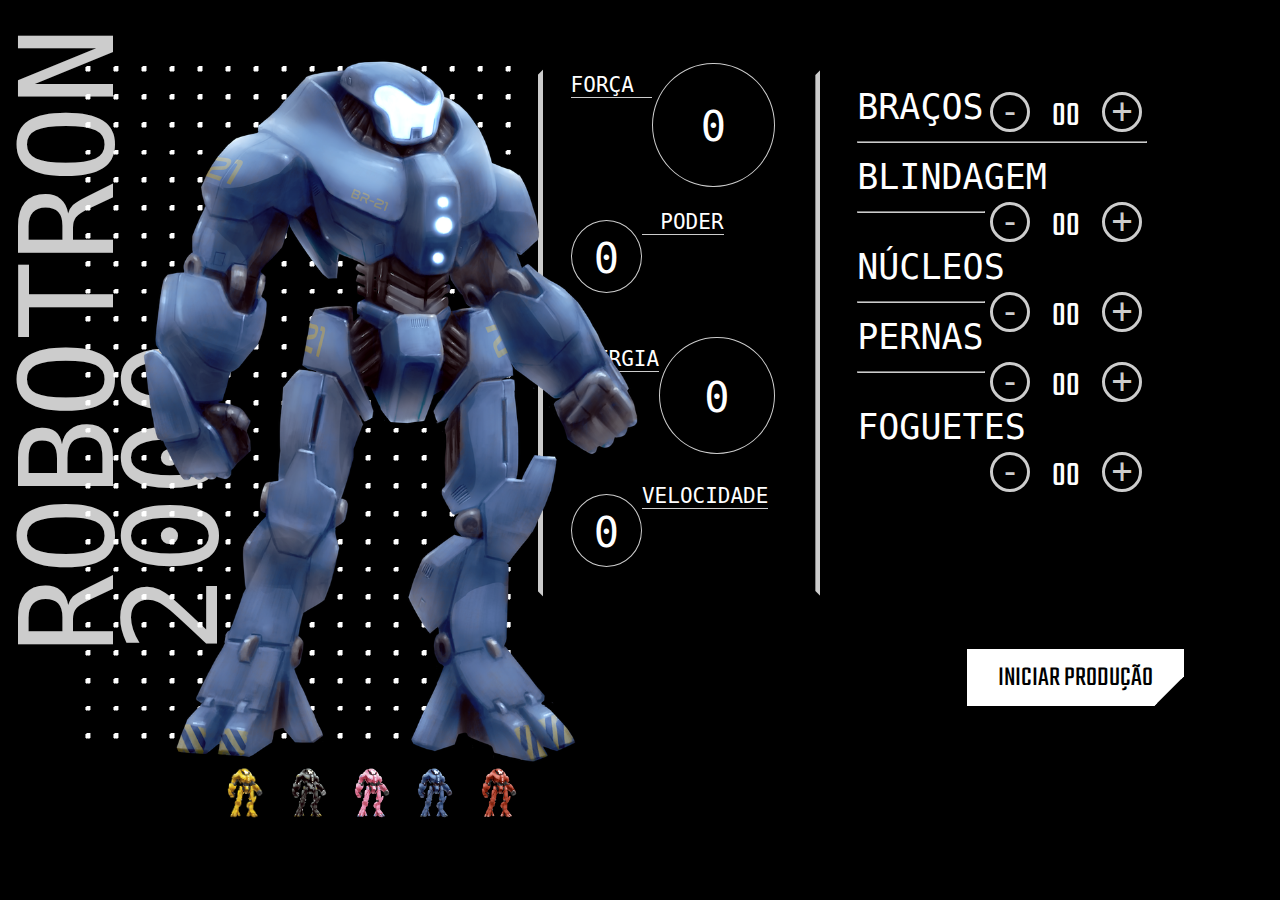
<file: index.html>
<!DOCTYPE html>
<html lang="en">
<head>
    <meta charset="UTF-8">
    <meta http-equiv="X-UA-Compatible" content="IE=edge">
    <meta name="viewport" content="width=device-width, initial-scale=1.0">
    <link rel="shortcut icon" type="image/jpg" href="img/favicon.ico"/>
    <title>Robotron 2000</title>

    <link rel="stylesheet" href="css/style.css">
    <link rel="preconnect" href="https://fonts.googleapis.com">
    <link rel="preconnect" href="https://fonts.gstatic.com" crossorigin>
    <link href="https://fonts.googleapis.com/css2?family=Teko:wght@300;500&display=swap" rel="stylesheet"> 
</head>
<body>
    <main>
        <section class="robotron">
            <!-- <section class="botoes">
                <button class="alterar" alterar onclick="trocaImagem('Azul')">Robotron Azul</button>
                <button class="alterar" alterar onclick="trocaImagem('Amarelo')">Robotron Amarelo</button>
                <button class="alterar" alterar onclick="trocaImagem('Branco')">Robotron Branco</button>
                <button class="alterar" alterar onclick="trocaImagem('Preto')">Robotron Preto</button>
                <button class="alterar" alterar onclick="trocaImagem('Rosa')">Robotron Rosa</button>
                <button class="alterar" alterar onclick="trocaImagem('Vermelho')">Robotron Vermelho</button>
            </section> -->
            <img class="robo" src="img/robotron.png" alt="Robotron" id="robotron">
            <figcaption class="titulo">ROBOTRON <br>2000</figcaption>
            <div class="cores">
                <img class="mini-robo" width="55" height="55" data-imagem="img/Robotron 2000 - Amarelo.png" src="img/Robotron 2000 - Amarelo.png">
                <img class="mini-robo" width="55" height="55" data-imagem="img/Robotron 2000 - Preto.png" src="img/Robotron 2000 - Preto.png">
                <img class="mini-robo" width="55" height="55" data-imagem="img/Robotron 2000 - Rosa.png" src="img/Robotron 2000 - Rosa.png">
                <img class="mini-robo" width="55" height="55" data-imagem="img/Robotron 2000 - Azul.png" src="img/Robotron 2000 - Azul.png">
                <img class="mini-robo" width="55" height="55" data-imagem="img/Robotron 2000 - Vermelho.png" src="img/Robotron 2000 - Vermelho.png">
            </div>
        </section>

        <section class="box estatisticas">
            <div class="estatistica">
                <p class="estatistica-titulo">Força</p>
                <div class="estatistica-valor">
                    <p class="estatistica-numero" data-estatistica="forca">0</p>
                </div>
            </div>
            <div class="estatistica">
                <p class="estatistica-titulo">Poder</p>
                <div class="estatistica-valor">
                    <p class="estatistica-numero" data-estatistica="poder">0</p>
                </div>
            </div>
            <div class="estatistica">
                <p class="estatistica-titulo">Energia</p>
                <div class="estatistica-valor">
                    <p class="estatistica-numero" data-estatistica="energia">0</p>
                </div>
            </div>
            <div class="estatistica">
                <p class="estatistica-titulo">Velocidade</p>
                <div class="estatistica-valor">
                    <p class="estatistica-numero" data-estatistica="velocidade">0</p>
                </div>
            </div>
        </section>

        <section class="equipamentos"> 
            <form action="" class="montador">
                <div class="box montador-conteudo">
                    <div class="peca">
                        <label for="" class="peca-titulo">Braços</label>
                        <div class="controle">
                            <buttom class="controle-ajuste" data-controle="-" data-peca="bracos">-</buttom>
                            <input type="text" class="controle-contador" value="00" data-contador>
                            <buttom class="controle-ajuste" data-controle="+" data-peca="bracos">+</buttom>
                        </div>
                    </div>
                    <hr class="linha">
                    <div class="peca">
                        <label for="" class="peca-titulo">Blindagem</label>
                        <div class="controle">
                            <buttom class="controle-ajuste" data-controle="-" data-peca="blindagem">-</buttom>
                            <input type="text" class="controle-contador" value="00" data-contador>
                            <buttom class="controle-ajuste" data-controle="+" data-peca="blindagem">+</buttom>
                        </div>
                    </div>
                    <hr class="linha">
                    <div class="peca">
                        <label for="" class="peca-titulo">Núcleos</label>
                        <div class="controle">
                            <buttom class="controle-ajuste" data-controle="-" data-peca="nucleos">-</buttom>
                            <input type="text" class="controle-contador" value="00" data-contador>
                            <buttom class="controle-ajuste" data-controle="+" data-peca="nucleos">+</buttom>
                        </div>
                    </div>
                    <hr class="linha">
                    <div class="peca">
                        <label for="" class="peca-titulo">Pernas</label>
                        <div class="controle">
                            <buttom class="controle-ajuste" data-controle="-" data-peca="pernas">-</buttom>
                            <input type="text" class="controle-contador" value="00" data-contador>
                            <buttom class="controle-ajuste" data-controle="+" data-peca="pernas">+</buttom>
                        </div>
                    </div>
                    <hr class="linha">
                    <div class="peca">
                        <label for="" class="peca-titulo">Foguetes</label>
                        <div class="controle">
                            <buttom class="controle-ajuste" data-controle="-" data-peca="foguetes">-</buttom>
                            <input type="text" class="controle-contador" value="00" data-contador>
                            <buttom class="controle-ajuste" data-controle="+" data-peca="foguetes">+</buttom>
                        </div>
                    </div>
                </div>
                <input type="submit" value="Iniciar produção" class="producao" id="producao">
            </form>
        </section>
    </main>
    <script src="js/main.js"></script>
</body>
</html>
</file>
<file: css/style.css>
:root {
    --main-cinza: #CCCCCC;
    --main-branco: #FFFFFF;
    --main-preto: #000000;
}

* {
    box-sizing: border-box;
}

body {
    background: url(../img/fundo.jpg);
    background-position: center center;
    background-size: cover cover;
    padding: 0;
    margin: 0;
    font-weight: 300;
}

body, input {
    font-family: 'Teko', sans-serif;
}

main {
    width: 80vw;
    height: 80vh;
    margin: 10vh 8vw 10vh 12vw;
    display: flex;
    gap: 1vw;
}

.robotron {
    background: url(../img/estrutura.png) no-repeat;
    background-position: center center;
    margin: 0;
    flex-basis: 40%;
    position: relative;
}

.robo {
    height: 110%;
    z-index: 1;
    position: absolute;
    left: -20%;
    top: -5%;
}

.cores {
    z-index: 1;
    position: absolute;
    left: 33%;
    top: 100%;
}

.alterar {
    margin: 2px;
    width: 200px;
}

.botoes {
   position: relative;
   right: 5%;
   bottom: 10%;
   display: flex;
}

.titulo {
    transform: rotate(180deg);
    font-weight: 500;
    font-size: 130px;
    position: absolute;
    bottom: 7rem;
    left: -3rem;
    line-height: 0.8;
    writing-mode: vertical-rl;
    text-orientation: mixed;
    color: rgba(255,255,255,0.8)
}

.box {
    background: rgba(0,0,0,0.6);
    clip-path: polygon(calc(100% - 30px) 0, 100% 30px, 100% calc(100% - 30px), calc(100% - 30px) 100%, 30px 100%, 0 calc(100% - 30px), 0 30px, 30px 0);
    border-left: 5px solid var(--main-cinza);
    height: 80%;
}

/****************************** Equipamentos *****/

.equipamentos {
    flex-basis: 32%;
}

.montador {
    height: 100%;;
}

.montador-conteudo {
    padding: 2em 10%;
}

.peca {
    padding: 1em 0;
}

.peca-titulo {
    color: var(--main-branco);
    text-transform: uppercase;
    font-size: 2.5em;
}

.controle {
    background: var(--main-preto);
    border-radius: 25px;
    float: right;
    display: inline-flex;
    padding: 5px;
    align-items: center;
    align-self: flex-end;
}

.controle-contador {
    width: 40px;
    height: 35px;
    background: none;
    border: 0;
    margin: 0 1rem;
    color: var(--main-branco);
    text-align: center;
    font-size: 2.5em;
    display: inline-flex;
    align-items: center;
    padding-top: 8px;
}

.controle-ajuste {
    display: inline-block;
    width: 40px;
    height: 40px;
    line-height: 33px;
    border-radius: 50%;
    color: var(--main-cinza);
    font-size: 2.5em;
    background: var(--main-preto);
    text-align: center;
    border: 3px solid var(--main-cinza);
    cursor: pointer;
}

.linha {
    border-color: var(--main-cinza);
}

.producao {
    margin-top: 1em;
    font-size: 2em;
    text-transform: uppercase;
    padding: 0.2em 1em;
    float: right;
    border: 3px solid var(--main-branco);
    background: var(--main-branco);
    clip-path: polygon(100% 0, 100% calc(100% - 30px), calc(100% - 30px) 100%, 0 100%, 0 0);
    cursor: pointer;
}

.producao:hover {
    background: var(--main-preto);
    color: var(--main-branco)
}



/****************************** Estatísticas *****/
.estatisticas {
    flex-basis: 23%;
    padding: 2em 2em 0;
}

.estatistica {
    color: var(--main-branco);
    display: flex;
    align-items: flex-start;
    height: 25%;
}

.estatistica-titulo {
    font-size: 1.5em;
    border-bottom: 1px solid var(--main-cinza);
    flex-basis: 40%;
    text-transform: uppercase;
    order: 1
}

.estatistica-valor {
    flex-basis: 60%;
    position: relative;
    margin: 10px 0 0;
    order: 2;
    margin: -10px 0 0;
}

.estatistica-valor::after {
    content: "";
    display: block;
    padding-bottom: 100%;
    border: 1px solid var(--main-cinza);
    border-radius: 50%;
}

.estatistica-numero {
    position: absolute;
    top: 50%;
    transform: translateY(-46%);
    width: 100%;
    line-height: 100%;
    text-align: center;
    font-size: 3em;
    margin: 0;
}

.estatistica:nth-child(2n) .estatistica-titulo {
    order: 2;
    text-align: right;
}

.estatistica:nth-child(2n) .estatistica-valor {
    order: 1;
    flex-basis: 35%;
    margin: 10px 0 0;
}

* {
    margin: 0;
    padding: 0;
  }
  
  body {
    font-family: "Roboto Mono", monospace;
    min-height: 400px;
    background-color: #000000;
    background-size: 80vh;
    color: rgb(29, 0, 82);
    background-image: url("https://i.ytimg.com/vi/XIXYk6xIhZs/maxresdefault.jpg");
    background-size: cover;
    background-repeat: no-repeat;
  }
  
  .container {
    text-align: center;
    padding: 10px;
    height: 100vh;
    display: flex;
    align-items: center;
    flex-direction: column;
    text-align: center;
  }
  
  .alura-logo {
    width: 40px;
    position: absolute;
    top: 10px;
    right: 10px;
  }
  
  button {
    margin-left: 10px;
    font-size: 24px;
    font-family: "Futura Lt BT", sans-serif;
    background-color: black;
    background-repeat: no-repeat;
    text-transform: uppercase;
    cursor: pointer;
    overflow: hidden;
    outline: none;
    padding: 8px 20px 8px 20px;
    color: white;
    box-shadow: 0px 0px 5px gray;
    border-radius: 5px 5px 0 0;
    border: none;
    transition: 500ms;
    opacity: 0.8;
    margin-top: 30px;
    margin-left: 30px;
  }
  
  button:hover {
    color: white;
    background-color: gray;
  }
  
  button:active {
    color: black;
    background-color: white;
  }
  
  .resultado {
    margin-bottom: 30px;
  }

@media screen and (max-width: 1600px) {
    body { 
        font-size: 14px;
    }
    main {
        width: 90vw;
        height: 80vh;
        margin: 5vh auto;
    }
}

@media screen and (max-width: 1200px) {
    body { 
        font-size: 13px;
    }

    main {
        width: 96vw;
        height: 80vh;
        margin: 10vh auto;
    }
}
</file>
